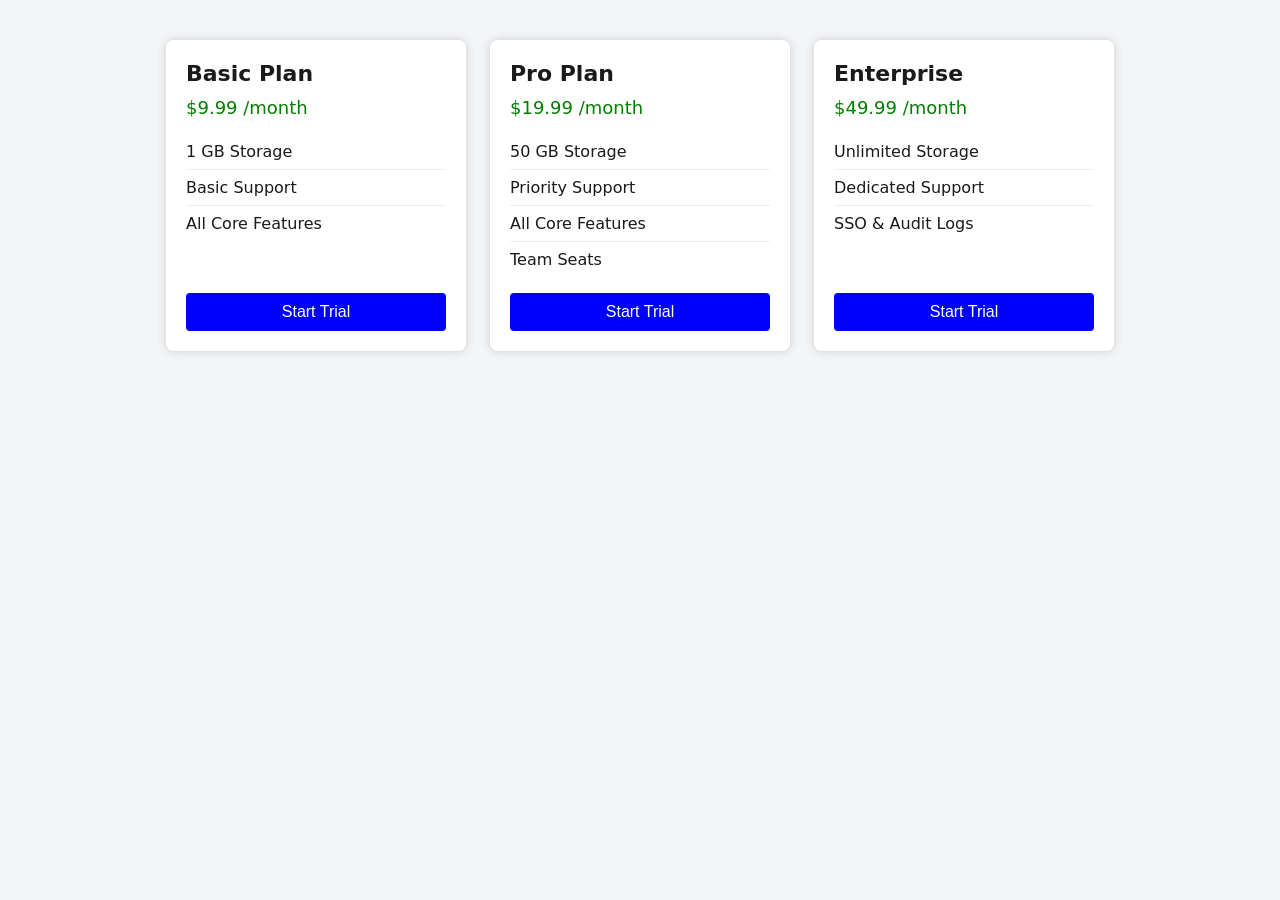
<file: index.html>
<!doctype html>
<html lang="en">
  <head>
    <meta charset="utf-8" />
    <meta name="viewport" content="width=device-width, initial-scale=1" />
    <title>Pricing cards</title>
    <link rel="stylesheet" href="styles.css" />
  </head>
  <body>
    <main class="page" id="plans"></main>
    <script src="card.js"></script>
    <script>
      const plans = [
        {
          title: "Basic Plan",
          price: "$9.99 /month",
          features: ["1 GB Storage", "Basic Support", "All Core Features"],
        },
        {
          title: "Pro Plan",
          price: "$19.99 /month",
          features: [
            "50 GB Storage",
            "Priority Support",
            "All Core Features",
            "Team Seats",
          ],
        },
        {
          title: "Enterprise",
          price: "$49.99 /month",
          features: [
            "Unlimited Storage",
            "Dedicated Support",
            "SSO & Audit Logs",
          ],
        },
      ];
      const mount = document.getElementById("plans");
      for (const plan of plans) {
        mount.appendChild(Card(plan.title, plan.price, plan.features));
      }
    </script>
  </body>
</html>
</file>
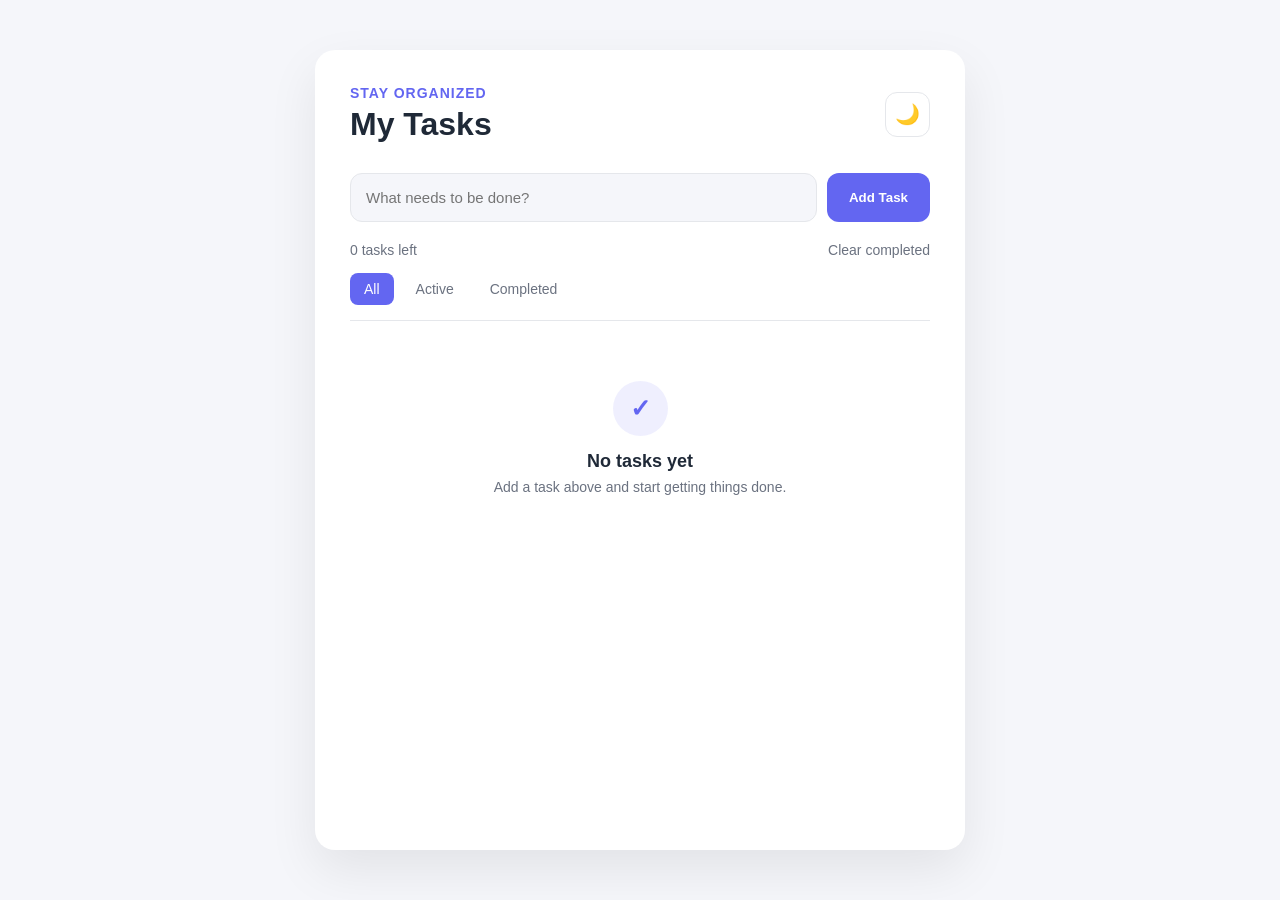
<file: ia/index.html>
<!doctype html>
<html lang="en">
  <head>
    <meta charset="UTF-8" />
    <meta name="viewport" content="width=device-width, initial-scale=1.0" />

    <title>Todo App</title>

    <link rel="stylesheet" href="style.css" />
  </head>

  <body>
    <div class="app">
      <!-- Header -->
      <header class="header">
        <div>
          <p class="subtitle">Stay organized</p>
          <h1>My Tasks</h1>
        </div>

        <button id="themeToggle" class="theme-btn" type="button">🌙</button>
      </header>

      <!-- Add Task -->
      <form id="todoForm" class="todo-form">
        <input
          type="text"
          id="todoInput"
          placeholder="What needs to be done?"
          autocomplete="off"
        />

        <button type="submit">Add Task</button>
      </form>

      <!-- Task Information -->
      <div class="task-info">
        <span id="taskCount"> 0 tasks </span>

        <button id="clearCompleted" type="button">Clear completed</button>
      </div>

      <!-- Filters -->
      <div class="filters">
        <button class="filter-btn active" data-filter="all" type="button">
          All
        </button>

        <button class="filter-btn" data-filter="active" type="button">
          Active
        </button>

        <button class="filter-btn" data-filter="completed" type="button">
          Completed
        </button>
      </div>

      <!-- Todo List -->
      <ul id="todoList" class="todo-list"></ul>

      <!-- Empty Message -->
      <div id="emptyMessage" class="empty-message">
        <div class="empty-icon">✓</div>

        <h2>No tasks yet</h2>

        <p>Add a task above and start getting things done.</p>
      </div>
    </div>

    <script src="script.js"></script>
  </body>
</html>
</file>
<file: styles.css>
*,
*::before,
*::after {
  box-sizing: border-box;
}
body {
  margin: 0;
  min-height: 100vh;
  font-family:
    system-ui,
    -apple-system,
    Segoe UI,
    sans-serif;
  background-color: #f4f5f7;
  color: #1a1a1a;
}
.page {
  display: flex;
  flex-wrap: wrap;
  gap: 24px;
  justify-content: center;
  align-items: stretch;
  padding: 40px 16px;
}
.pricing {
  width: 100%;
  max-width: 300px;
  display: flex;
  flex-direction: column;
  background-color: #fff;
  box-shadow: 0 0 10px #ccc;
  padding: 20px;
  text-align: left;
  border-radius: 8px;
}
.title {
  margin: 0 0 8px;
  font-size: 22px;
  font-weight: bold;
  line-height: 1.3;
}
.price {
  margin: 0 0 16px;
  font-size: 18px;
  color: green;
}
.features {
  list-style: none;
  margin: 0 0 16px;
  padding-left: 0;
  flex: 1;
}
.features li {
  padding: 8px 0;
  border-bottom: 1px solid #eee;
}
.features li:last-child {
  border-bottom: none;
}
.btn {
  display: block;
  width: 100%;
  background: blue;
  color: white;
  padding: 10px 20px;
  border: none;
  margin-top: auto;
  border-radius: 4px;
  font-size: 16px;
  cursor: pointer;
}
.btn:hover {
  background: darkblue;
}
.btn:focus-visible {
  outline: 2px solid #0033aa;
  outline-offset: 2px;
}
</file>
<file: ia/style.css>
/* =========================
   GENERAL
========================= */

* {
  margin: 0;
  padding: 0;
  box-sizing: border-box;
}

:root {
  --background: #f5f6fa;
  --card: #ffffff;
  --text: #1f2937;
  --secondary-text: #6b7280;
  --border: #e5e7eb;
  --primary: #6366f1;
  --primary-hover: #4f46e5;
  --completed: #9ca3af;
  --danger: #ef4444;
  --shadow: 0 20px 50px rgba(0, 0, 0, 0.08);
}

body.dark {
  --background: #111827;
  --card: #1f2937;
  --text: #f9fafb;
  --secondary-text: #9ca3af;
  --border: #374151;
  --primary: #818cf8;
  --primary-hover: #6366f1;
  --completed: #6b7280;
  --danger: #f87171;
  --shadow: 0 20px 50px rgba(0, 0, 0, 0.3);
}

body {
  font-family: Arial, Helvetica, sans-serif;
  background: var(--background);
  color: var(--text);

  min-height: 100vh;

  display: flex;
  justify-content: center;

  padding: 50px 20px;

  transition:
    background 0.3s ease,
    color 0.3s ease;
}

/* =========================
   APP CONTAINER
========================= */

.app {
  width: 100%;
  max-width: 650px;

  background: var(--card);

  border-radius: 20px;

  padding: 35px;

  box-shadow: var(--shadow);

  transition: background 0.3s ease;
}

/* =========================
   HEADER
========================= */

.header {
  display: flex;
  justify-content: space-between;
  align-items: center;

  margin-bottom: 30px;
}

.subtitle {
  color: var(--primary);

  font-size: 14px;

  font-weight: bold;

  text-transform: uppercase;

  letter-spacing: 1px;

  margin-bottom: 5px;
}

.header h1 {
  font-size: 32px;
}

.theme-btn {
  width: 45px;
  height: 45px;

  border: 1px solid var(--border);

  border-radius: 12px;

  background: transparent;

  cursor: pointer;

  font-size: 20px;

  transition: 0.2s;
}

.theme-btn:hover {
  background: var(--background);
}

/* =========================
   ADD TASK FORM
========================= */

.todo-form {
  display: flex;

  gap: 10px;

  margin-bottom: 20px;
}

.todo-form input {
  flex: 1;

  padding: 15px;

  border: 1px solid var(--border);

  border-radius: 12px;

  background: var(--background);

  color: var(--text);

  font-size: 15px;

  outline: none;

  transition: 0.2s;
}

.todo-form input:focus {
  border-color: var(--primary);

  box-shadow: 0 0 0 3px rgba(99, 102, 241, 0.12);
}

.todo-form button {
  border: none;

  border-radius: 12px;

  padding: 0 22px;

  background: var(--primary);

  color: white;

  font-weight: bold;

  cursor: pointer;

  transition: 0.2s;
}

.todo-form button:hover {
  background: var(--primary-hover);

  transform: translateY(-1px);
}

/* =========================
   TASK INFORMATION
========================= */

.task-info {
  display: flex;

  justify-content: space-between;

  align-items: center;

  margin-bottom: 15px;

  color: var(--secondary-text);

  font-size: 14px;
}

#clearCompleted {
  background: none;

  border: none;

  color: var(--secondary-text);

  cursor: pointer;

  font-size: 14px;
}

#clearCompleted:hover {
  color: var(--danger);
}

/* =========================
   FILTERS
========================= */

.filters {
  display: flex;

  gap: 8px;

  margin-bottom: 20px;

  padding-bottom: 15px;

  border-bottom: 1px solid var(--border);
}

.filter-btn {
  border: none;

  background: transparent;

  color: var(--secondary-text);

  padding: 8px 14px;

  border-radius: 8px;

  cursor: pointer;

  font-size: 14px;

  transition: 0.2s;
}

.filter-btn:hover {
  background: var(--background);
}

.filter-btn.active {
  background: var(--primary);

  color: white;
}

/* =========================
   TODO LIST
========================= */

.todo-list {
  list-style: none;

  display: flex;

  flex-direction: column;

  gap: 10px;
}

/* =========================
   TODO ITEM
========================= */

.todo-item {
  display: flex;

  align-items: center;

  gap: 12px;

  padding: 15px;

  border: 1px solid var(--border);

  border-radius: 12px;

  background: var(--card);

  transition: 0.2s;
}

.todo-item:hover {
  border-color: var(--primary);

  transform: translateY(-1px);
}

/* Checkbox */

.todo-checkbox {
  width: 20px;
  height: 20px;

  accent-color: var(--primary);

  cursor: pointer;

  flex-shrink: 0;
}

/* Task text */

.todo-text {
  flex: 1;

  font-size: 15px;

  word-break: break-word;
}

/* Completed task */

.todo-item.completed .todo-text {
  text-decoration: line-through;

  color: var(--completed);
}

/* Delete button */

.delete-btn {
  border: none;

  background: transparent;

  color: var(--secondary-text);

  cursor: pointer;

  font-size: 18px;

  width: 35px;
  height: 35px;

  border-radius: 8px;

  transition: 0.2s;
}

.delete-btn:hover {
  background: rgba(239, 68, 68, 0.1);

  color: var(--danger);
}

/* =========================
   EMPTY MESSAGE
========================= */

.empty-message {
  text-align: center;

  padding: 40px 20px;

  color: var(--secondary-text);
}

.empty-icon {
  width: 55px;
  height: 55px;

  margin: 0 auto 15px;

  display: flex;

  justify-content: center;

  align-items: center;

  border-radius: 50%;

  background: rgba(99, 102, 241, 0.1);

  color: var(--primary);

  font-size: 25px;

  font-weight: bold;
}

.empty-message h2 {
  color: var(--text);

  font-size: 18px;

  margin-bottom: 7px;
}

.empty-message p {
  font-size: 14px;
}

/* =========================
   RESPONSIVE DESIGN
========================= */

@media (max-width: 600px) {
  body {
    padding: 20px 12px;
  }

  .app {
    padding: 25px 20px;

    border-radius: 16px;
  }

  .header h1 {
    font-size: 27px;
  }

  .todo-form {
    flex-direction: column;
  }

  .todo-form button {
    padding: 14px;
  }

  .task-info {
    align-items: flex-start;

    gap: 10px;
  }

  .filters {
    overflow-x: auto;
  }
}
</file>
